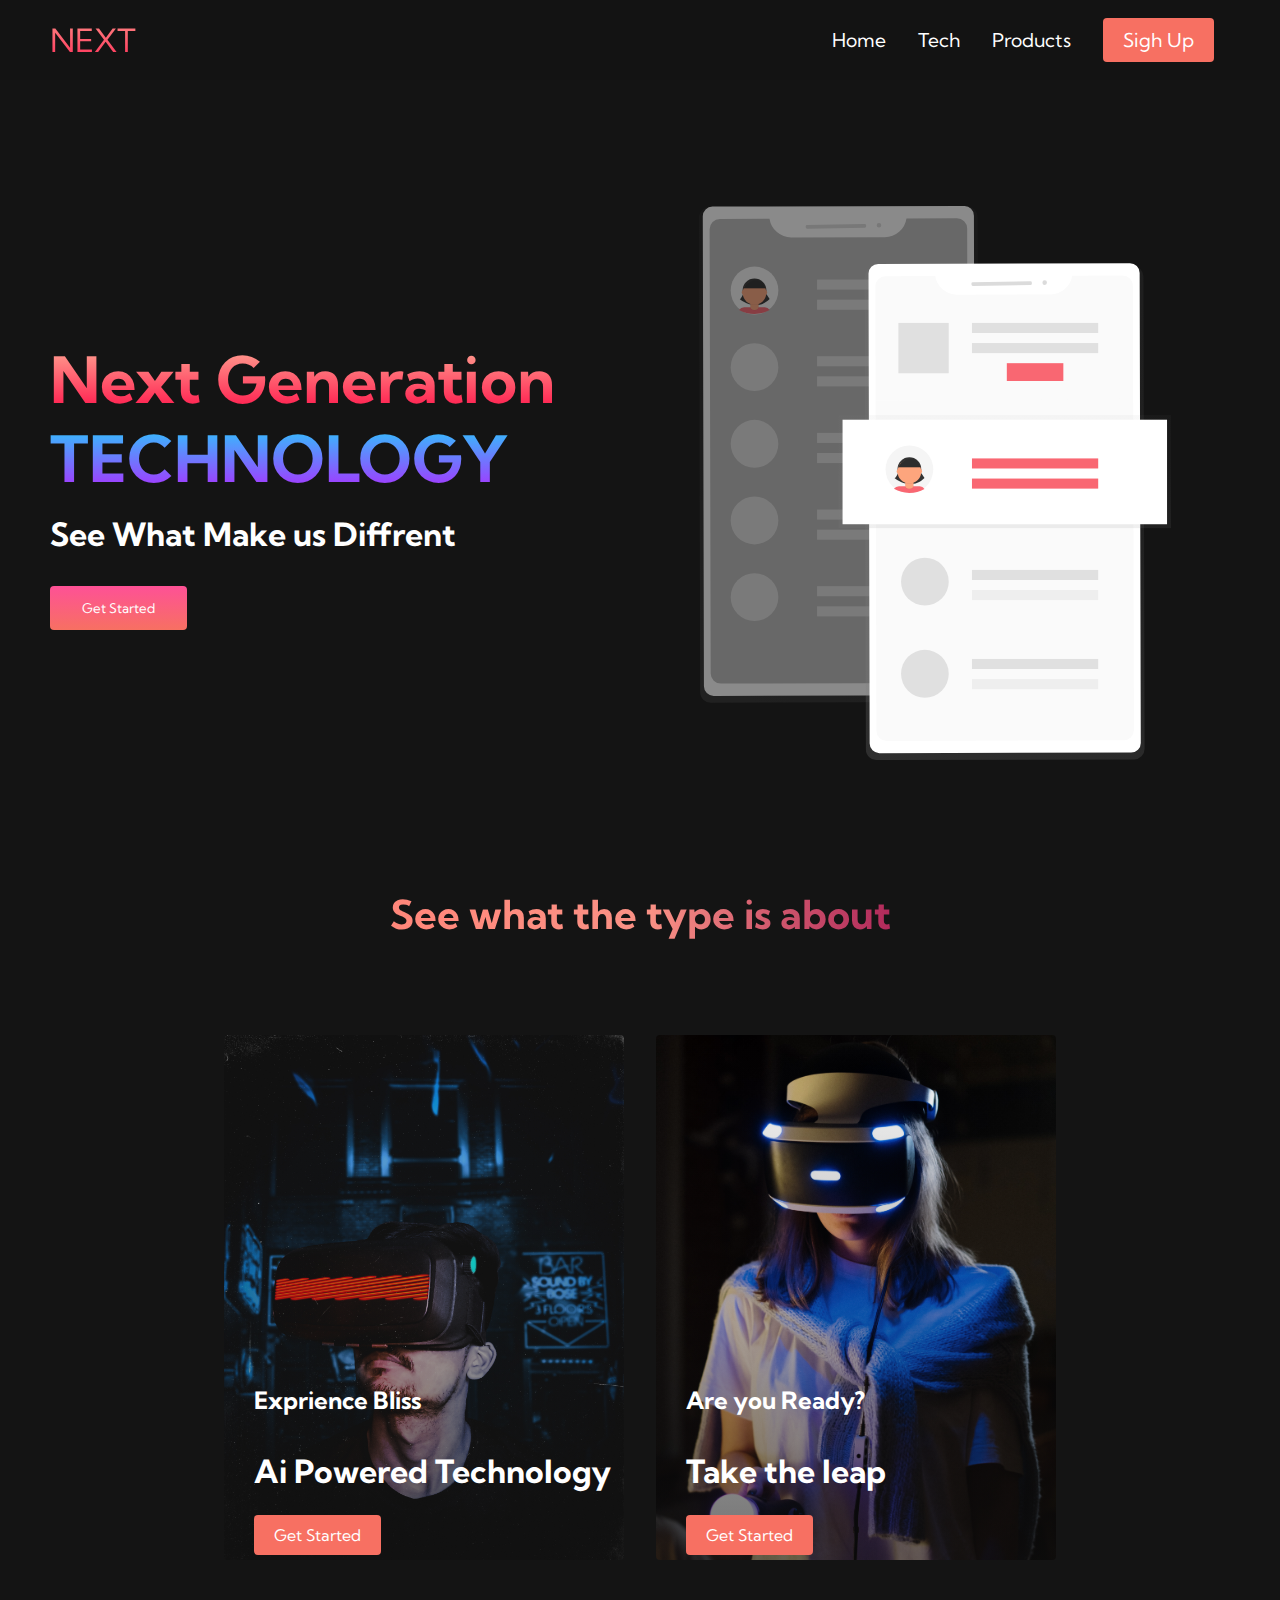
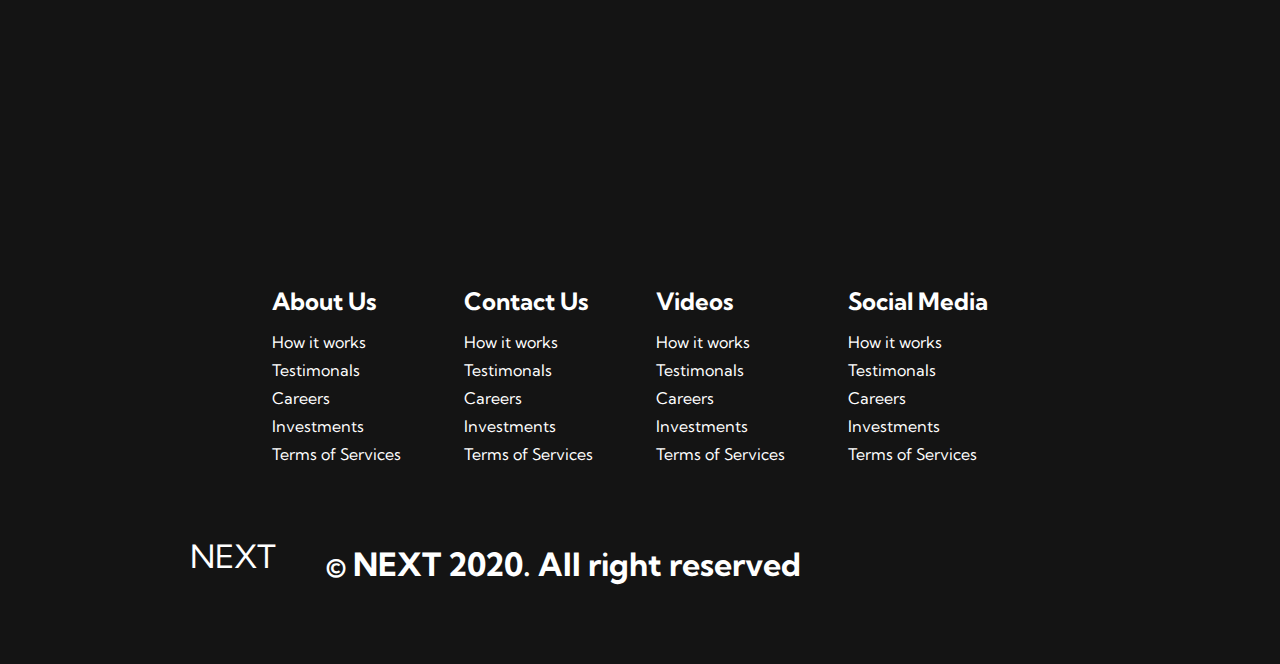
<file: index.html>
<!DOCTYPE html>
<html lang="en">
  <head>
    <link rel="stylesheet" href="./styles.css" />
    <link rel="preconnect" href="https://fonts.googleapis.com" />
    <link rel="preconnect" href="https://fonts.gstatic.com" crossorigin />
    <link
      href="https://fonts.googleapis.com/css2?family=Kumbh+Sans:wght@200;300&display=swap"
      rel="stylesheet"
    />
    <link
      rel="stylesheet"
      href="https://pro.fontawesome.com/releases/v5.10.0/css/all.css"
      integrity="sha384-AYmEC3Yw5cVb3ZcuHtOA93w35dYTsvhLPVnYs9eStHfGJvOvKxVfELGroGkvsg+p"
      crossorigin="anonymous"
    />
    <meta charset="UTF-8" />
    <meta http-equiv="X-UA-Compatible" content="IE=edge" />
    <meta name="viewport" content="width=device-width, initial-scale=1.0" />
    <title>Document</title>
  </head>
  <body>
    <!--Navbar Section-->
    <nav class="navbar">
      <div class="navbar__container">
        <a href="/" id="navbar__logo"><i class="fa fa-gem"></i> NEXT</a>
        <div class="navbar__toggle" id="mobile-menu">
          <span class="bar"></span>
          <span class="bar"></span>
          <span class="bar"></span>
        </div>
        <ul class="navbar__menu">
          <li class="navbar__item">
            <a href="/" class="navbar__links">Home</a>
          </li>
          <li class="navbar__item">
            <a href="tech.html" class="navbar__links">Tech</a>
          </li>
          <li class="navbar__item">
            <a href="/" class="navbar__links">Products</a>
          </li>
          <li class="navbar__btn">
            <a href="/" class="button">Sigh Up</a>
          </li>
        </ul>
      </div>
    </nav>
    <!--Hero Section -->
    <div class="main">
      <div class="main__container">
        <div class="main__content">
          <h1>Next Generation</h1>
          <h2>TECHNOLOGY</h2>
          <p>See What Make us Diffrent</p>

          <button class="main__btn"><a href="">Get Started</a></button>
        </div>

        <div class="main__img--container">
          <img src="/images/pic1.svg" alt="" alt="pic" id="main__img" />
        </div>
      </div>
    </div>
    <!--Services Section -->
    <div class="services">
      <h1>See what the type is about</h1>
      <div class="services__container">
        <div class="services__card">
          <h2>Exprience Bliss</h2>
          <p>Ai Powered Technology</p>
          <button>Get Started</button>
        </div>
        <div class="services__card">
          <h2>Are you Ready?</h2>
          <p>Take the leap</p>
          <button>Get Started</button>
        </div>
      </div>
    </div>
    <!--Footer Section -->
    <div class="footer__container">
      <div class="footer__links">
        <div class="footer__link--wrapper">
          <div class="footer__link--items">
            <h2>About Us</h2>
            <a href="/">How it works</a>
            <a href="/">Testimonals</a>
            <a href="/">Careers</a>
            <a href="/">Investments</a>
            <a href="/">Terms of Services</a>
          </div>
        </div>
        <div class="footer__link--items">
          <h2>Contact Us</h2>
          <a href="/">How it works</a>
          <a href="/">Testimonals</a>
          <a href="/">Careers</a>
          <a href="/">Investments</a>
          <a href="/">Terms of Services</a>
        </div>
        <div class="footer__link--items">
          <h2>Videos</h2>
          <a href="/">How it works</a>
          <a href="/">Testimonals</a>
          <a href="/">Careers</a>
          <a href="/">Investments</a>
          <a href="/">Terms of Services</a>
        </div>
        <div class="footer__link--items">
          <h2>Social Media</h2>
          <a href="/">How it works</a>
          <a href="/">Testimonals</a>
          <a href="/">Careers</a>
          <a href="/">Investments</a>
          <a href="/">Terms of Services</a>
        </div>
      </div>
      <div class="social__media">
        <div class="social__media--wrap">
          <div class="footer__logo">
            <a href="/" id="footer__logo"><i class="fa fa-gem"></i>NEXT</a>
          </div>
          <p class="website__rights">© NEXT 2020. All right reserved</p>
          <div class="social__icons">
            <a href="" class="social__icon--link"
              ><i class="fab fa-facebook"></i
            ></a>
            <a href="" class="social__icon--link"
              ><i class="fab fa-instagram"></i
            ></a>
            <a href="" class="social__icon--link"
              ><i class="fab fa-twitter"></i
            ></a>
            <a href="" class="social__icon--link"
              ><i class="fab fa-linkedin"></i
            ></a>
            <a href="" class="social__icon--link"
              ><i class="fab fa-youtube"></i
            ></a>
          </div>
        </div>
      </div>
    </div>

    <script src="./app.js"></script>
  </body>
</html>
</file>
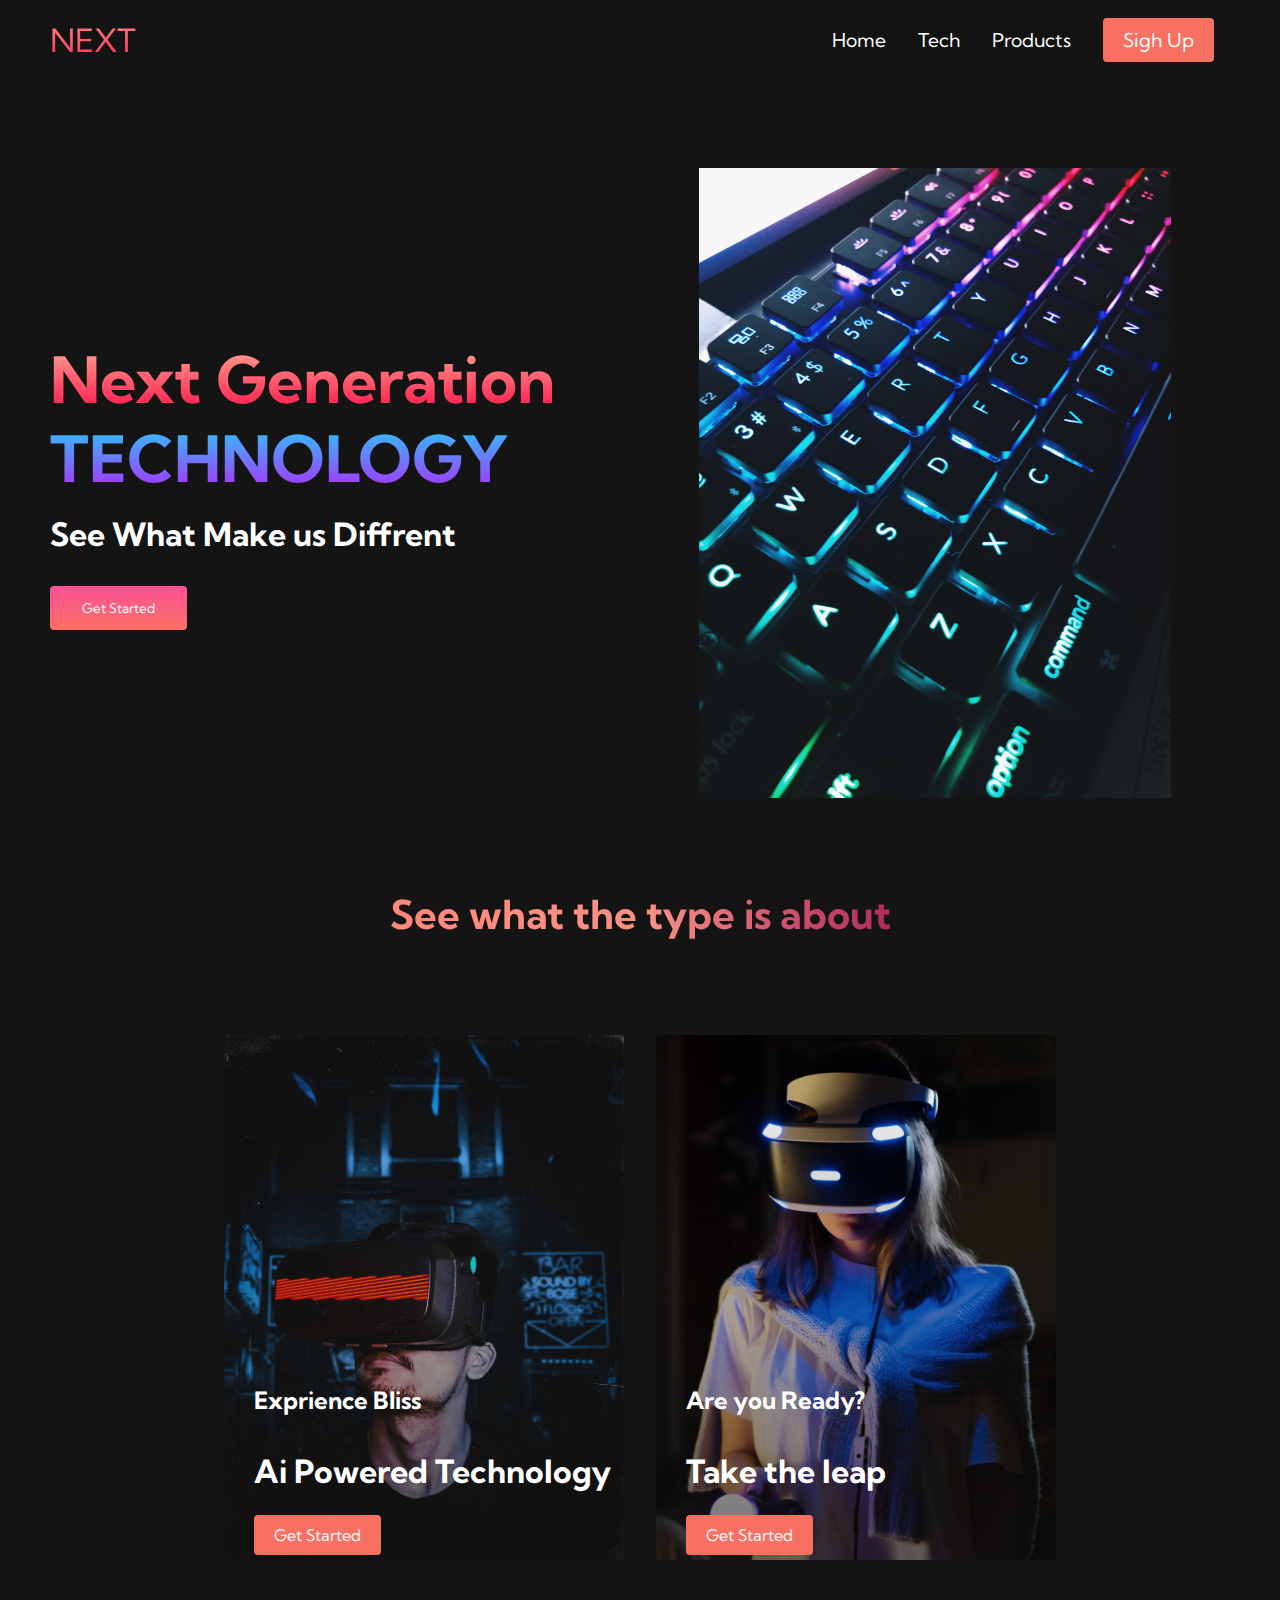
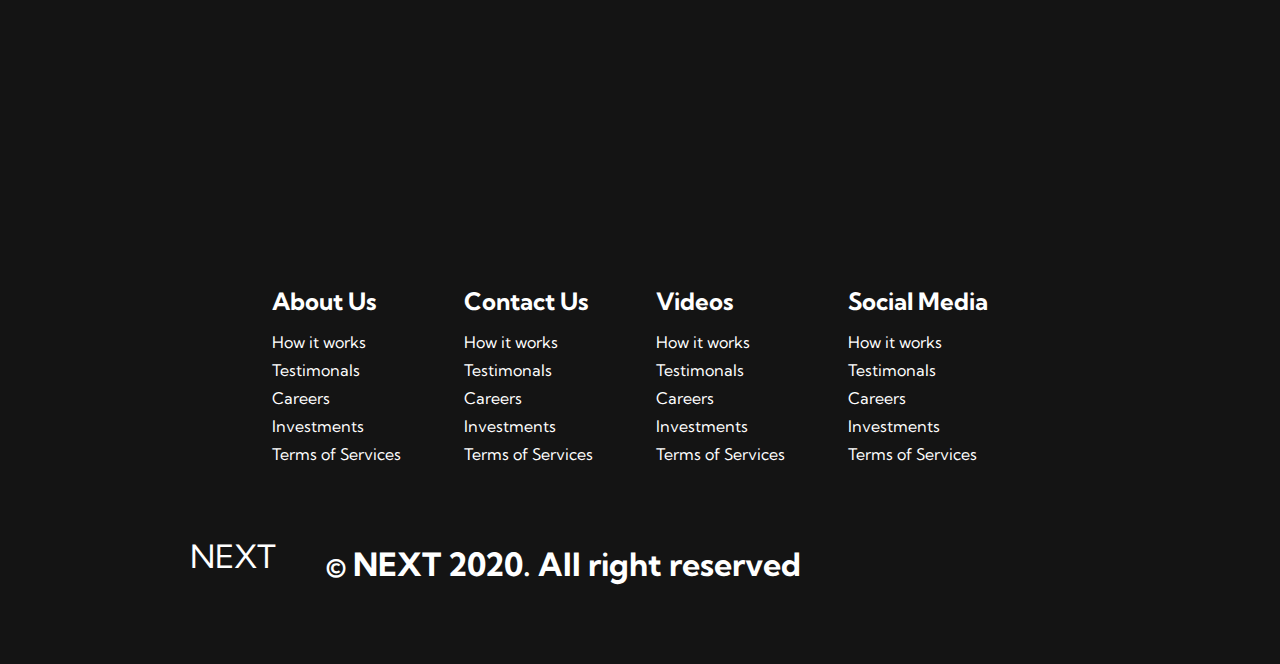
<file: tech.html>
<!DOCTYPE html>
<html lang="en">
  <head>
    <link rel="stylesheet" href="./styles.css" />
    <link rel="preconnect" href="https://fonts.googleapis.com" />
    <link rel="preconnect" href="https://fonts.gstatic.com" crossorigin />
    <link
      href="https://fonts.googleapis.com/css2?family=Kumbh+Sans:wght@200;300&display=swap"
      rel="stylesheet"
    />
    <link
      rel="stylesheet"
      href="https://pro.fontawesome.com/releases/v5.10.0/css/all.css"
      integrity="sha384-AYmEC3Yw5cVb3ZcuHtOA93w35dYTsvhLPVnYs9eStHfGJvOvKxVfELGroGkvsg+p"
      crossorigin="anonymous"
    />
    <meta charset="UTF-8" />
    <meta http-equiv="X-UA-Compatible" content="IE=edge" />
    <meta name="viewport" content="width=device-width, initial-scale=1.0" />
    <title>Document</title>
  </head>
  <body>
    <!--Navbar Section-->
    <nav class="navbar">
      <div class="navbar__container">
        <a href="/" id="navbar__logo"><i class="fa fa-gem"></i> NEXT</a>
        <div class="navbar__toggle" id="mobile-menu">
          <span class="bar"></span>
          <span class="bar"></span>
          <span class="bar"></span>
        </div>
        <ul class="navbar__menu">
          <li class="navbar__item">
            <a href="index.html" class="navbar__links">Home</a>
          </li>
          <li class="navbar__item">
            <a href="tech.html" class="navbar__links">Tech</a>
          </li>
          <li class="navbar__item">
            <a href="/" class="navbar__links">Products</a>
          </li>
          <li class="navbar__btn">
            <a href="/" class="button">Sigh Up</a>
          </li>
        </ul>
      </div>
    </nav>
    <!--Hero Section -->
    <div class="main">
      <div class="main__container">
        <div class="main__content">
          <h1>Next Generation</h1>
          <h2>TECHNOLOGY</h2>
          <p>See What Make us Diffrent</p>

          <button class="main__btn"><a href="">Get Started</a></button>
        </div>

        <div class="main__img--container">
          <img src="/images/pic2.jpg" alt="" alt="pic" id="main__img" />
        </div>
      </div>
    </div>
    <!--Services Section -->
    <div class="services">
      <h1>See what the type is about</h1>
      <div class="services__container">
        <div class="services__card">
          <h2>Exprience Bliss</h2>
          <p>Ai Powered Technology</p>
          <button>Get Started</button>
        </div>
        <div class="services__card">
          <h2>Are you Ready?</h2>
          <p>Take the leap</p>
          <button>Get Started</button>
        </div>
      </div>
    </div>
    <!--Footer Section -->
    <div class="footer__container">
      <div class="footer__links">
        <div class="footer__link--wrapper">
          <div class="footer__link--items">
            <h2>About Us</h2>
            <a href="/">How it works</a>
            <a href="/">Testimonals</a>
            <a href="/">Careers</a>
            <a href="/">Investments</a>
            <a href="/">Terms of Services</a>
          </div>
        </div>
        <div class="footer__link--items">
          <h2>Contact Us</h2>
          <a href="/">How it works</a>
          <a href="/">Testimonals</a>
          <a href="/">Careers</a>
          <a href="/">Investments</a>
          <a href="/">Terms of Services</a>
        </div>
        <div class="footer__link--items">
          <h2>Videos</h2>
          <a href="/">How it works</a>
          <a href="/">Testimonals</a>
          <a href="/">Careers</a>
          <a href="/">Investments</a>
          <a href="/">Terms of Services</a>
        </div>
        <div class="footer__link--items">
          <h2>Social Media</h2>
          <a href="/">How it works</a>
          <a href="/">Testimonals</a>
          <a href="/">Careers</a>
          <a href="/">Investments</a>
          <a href="/">Terms of Services</a>
        </div>
      </div>
      <div class="social__media">
        <div class="social__media--wrap">
          <div class="footer__logo">
            <a href="/" id="footer__logo"><i class="fa fa-gem"></i>NEXT</a>
          </div>
          <p class="website__rights">© NEXT 2020. All right reserved</p>
          <div class="social__icons">
            <a href="" class="social__icon--link"
              ><i class="fab fa-facebook"></i
            ></a>
            <a href="" class="social__icon--link"
              ><i class="fab fa-instagram"></i
            ></a>
            <a href="" class="social__icon--link"
              ><i class="fab fa-twitter"></i
            ></a>
            <a href="" class="social__icon--link"
              ><i class="fab fa-linkedin"></i
            ></a>
            <a href="" class="social__icon--link"
              ><i class="fab fa-youtube"></i
            ></a>
          </div>
        </div>
      </div>
    </div>

    <script src="./app.js"></script>
  </body>
</html>
</file>
<file: styles.css>
* {
  box-sizing: border-box;
  margin: 0;
  padding: 0;
  font-family: "Kumbh Sans", sans-serif;
}
.navbar {
  background-color: #131313;
  height: 80px;
  display: flex;
  justify-content: center;
  align-items: center;
  font-size: 1.2rem;
  position: sticky;
  top: 0;
  z-index: 999;
}
.navbar__container {
  display: flex;
  justify-content: space-between;
  height: 80px;
  z-index: 1;
  width: 100%;
  max-width: 1300px;
  margin: 0 auto;
  padding: 0 50px;
}
#navbar__logo {
  background-color: #ff8177;
  background-image: linear-gradient(to top, #ff0844 0%, #ffb199 100%);
  background-size: 100%;
  -webkit-background-clip: text;
  -moz-background-clip: text;
  -webkit-text-fill-color: transparent;
  -moz-text-fill-color: transparent;
  display: flex;
  align-items: center;
  cursor: pointer;
  text-decoration: none;
  font-size: 2rem;
}
.fa-gem {
  margin-right: O.5rem;
}
.navbar__menu {
  display: flex;
  align-items: center;
  list-style: none;
  text-align: center;
}
.navbar__item {
  height: 80px;
}
.navbar__links {
  display: flex;
  justify-content: center;
  align-items: center;
  padding: 0rem 1rem;
  height: 100%;
  color: #fff;
  text-decoration: none;
}
.navbar__btn {
  display: flex;
  justify-content: center;
  align-items: center;
  padding: 0rem 1rem;
  width: 100%;
  color: #fff;
  text-decoration: none;
}
.button {
  display: flex;
  justify-content: center;
  align-items: center;
  text-decoration: none;
  padding: 10px 20px;
  height: 100%;
  width: 100%;
  border: none;
  outline: none;
  border-radius: 4px;
  background: #f77062;
  color: #fff;
}
.button:hover {
  background-color: #4837ff;
  transition: all 0.3s ease;
}
.navbar__links:hover {
  color: #f77062;
  transition: all 0.3s ease;
}
@media screen and (max-width: 960px) {
  .navbar__container {
    display: flex;
    justify-content: space-between;
    height: 80px;
    z-index: 1;
    width: 100%;
    max-width: 1300px;
    padding: 0;
  }
  .navbar__menu {
    display: grid;
    grid-template-columns: auto;
    margin: 0;
    width: 100%;
    position: absolute;
    top: -1000px;
    opacity: 0;
    transition: all 0.5s ease;
    height: 50vh;
    z-index: -1;
  }
  .navbar__menu.active {
    background-color: #131313;
    top: 100%;
    opacity: 1;
    transition: all 0.5s ease;
    z-index: 99;
    height: 50vh;
    font-size: 1.6rem;
  }
  #navbar__logo {
    padding-left: 25px;
    font-weight: bold;
  }
  .navbar__toggle .bar {
    width: 25px;
    height: 3px;
    margin: 5px auto;
    transition: all 0.3s ease-in-out;
    background: #fff;
  }
  .navbar__item {
    width: 100%;
  }
  .navbar__links {
    text-align: center;
    padding: 2rem;
    width: 100%;
    display: table;
  }
  #mobile-menu {
    position: absolute;
    top: 20%;
    right: 5%;
    transform: translate(5%, 20%);
  }
  .navbar__btn {
    padding-bottom: 2rem;
  }
  .button {
    display: flex;
    justify-content: center;
    align-items: center;
    width: 80%;
    height: 80px;
    margin: 0;
  }
  .navbar__toggle .bar {
    display: block;
    cursor: pointer;
  }
  #mobile-menu.is-active .bar:nth-child(2) {
    opacity: 0;
  }
  #mobile-menu.is-active .bar:nth-child(1) {
    transform: translateY(8px) rotate(45deg);
  }
  #mobile-menu.is-active .bar:nth-child(3) {
    transform: translateY(-8px) rotate(-45deg);
  }
}
/* Hero Section */
.main {
  background-color: #141414;
}
.main__container {
  display: grid;
  grid-template-columns: 1fr 1fr;
  align-items: center;
  justify-self: center;
  margin: 0 auto;
  height: 90vh;
  background-color: #141414;
  z-index: 1;
  width: 100%;
  max-width: 1300px;
  padding: 0 50px;
}
.main__content h1 {
  font-size: 4rem;
  background-color: #ff8177;
  background-image: linear-gradient(to top, #ff0844 0%, #ffb199 100%);
  background-size: 100%;
  -webkit-background-clip: text;
  -moz-background-clip: text;
  -webkit-text-fill-color: transparent;
  -moz-text-fill-color: transparent;
}
.main__content h2 {
  font-size: 4rem;
  background-color: #ff8177;
  background-image: linear-gradient(to top, #b721ff 0%, #21d4fd 100%);
  background-size: 100%;
  -webkit-background-clip: text;
  -moz-background-clip: text;
  -webkit-text-fill-color: transparent;
  -moz-text-fill-color: transparent;
}
p {
  color: #fff;
  margin-top: 1rem;
  font-size: 2rem;
  font-weight: 700;
}
.main__btn {
  color: white;
  font-size: 1 rem;
  background-image: linear-gradient(to top, #f77062 0%, #fe5196 100%);
  padding: 14px 32px;
  border: none;
  border-radius: 4px;
  margin-top: 2rem;
  cursor: pointer;
  position: relative;
  transition: all 0.35s;
  outline: none;
}
.main__btn a {
  color: white;
  position: relative;
  z-index: 2;
  text-decoration: none;
}
.main__btn::after {
  position: absolute;
  content: "";
  top: 0;
  left: 0;
  width: 0;
  height: 100%;
  background: #4837ff;
  transition: all 0.35s;
  border-radius: 4px;
}
.main__btn:hover {
  color: #fff;
}
.main__btn:hover::after {
  width: 100%;
}
.main__img--container {
  text-align: center;
}
#main__img {
  height: 80%;
  width: 80%;
}
/* Mobile Responsive*/
@media screen and(max-width:768px) {
  .main__container {
    display: grid;
    grid-template-columns: auto;
    align-items: center;
    justify-self: center;
    width: 100%;
    margin: 0 auto;
    height: 90vh;
  }
  .main__content {
    text-align: center;
    margin-top: 4rem;
  }
  .main__content h1 {
    font-size: 2.5rem;
    margin-top: 2rem;
  }
  .main__content h2 {
    font-size: 3rem;
  }
  .main__content p {
    margin-top: 1rem;
    font-size: 1.5rem;
  }
}
@media screen and(max-width:480px) {
  .main__content h1 {
    font-size: 2rem;
    margin-top: 3rem;
  }
  .main__content h2 {
    font-size: 2rem;
  }
  .main__content p {
    margin-top: 2rem;
    font-size: 1.5rem;
  }
  .main__btn {
    padding: 12px 36px;
    margin: 2.5rem 0;
  }
}

/* Services Section CSS*/

.services {
  background: #141414;
  display: flex;
  flex-direction: column;
  align-items: center;
  height: 100vh;
}
.services h1 {
  background-color: #ff8177;
  background-image: linear-gradient(
    to right,
    #ff8177 0%,
    #ff867a 0%,
    #ff8c7f 21%,
    #f99185 52%,
    #cf556c 78%,
    #b12a5b 100%
  );
  background-size: 100%;
  margin-bottom: 5rem;
  font-size: 2.5rem;
  -webkit-background-clip: text;
  -moz-background-clip: text;
  -webkit-text-fill-color: transparent;
  -moz-text-fill-color: transparent;
}
.services__container {
  display: flex;
  justify-content: center;
  flex-wrap: wrap;
}
.services__card {
  margin: 1rem;
  height: 525px;
  width: 400px;
  border-radius: 4px;
  background-image: linear-gradient(
      to bottom,
      rgba(0, 0, 0, 0) 0%,
      rgba(17, 17, 17, 0.6) 100%
    ),
    url("/images/pic3.jpg");
  background-size: cover;
  position: relative;
  color: #fff;
}
.services__card:nth-child(2) {
  background-image: linear-gradient(
      to bottom,
      rgba(0, 0, 0, 0) 0%,
      rgba(17, 17, 17, 0.6) 100%
    ),
    url("/images/pic4.jpg");
}
.services h2 {
  position: absolute;
  top: 350px;
  left: 30px;
}
.services__card p {
  position: absolute;
  top: 400px;
  left: 30px;
}
.services__card button {
  color: #fff;
  padding: 10px 20px;
  border: none;
  outline: none;
  border-radius: 4px;
  background: #f77062;
  position: absolute;
  top: 480px;
  left: 30px;
  font-size: 1rem;
  cursor: pointer;
}
.services__card:hover {
  transform: scale(1.075);
  transition: 0.2s ease-in;
  cursor: pointer;
}
@media screen and(max-width:960px) {
  .services {
    height: 1600px;
  }
  .services h1 {
    font-size: 2rem;
    margin-top: 12rem;
  }
}
@media screen and(max-width:480px) {
  .services {
    height: 1400px;
  }
  .services h1 {
    font-size: 1.2rem;
  }
  .services__card {
    width: 300px;
  }
}
/* Footer Section CSS*/
.footer__container {
  background-color: #141414;
  padding: 5rem 0;
  display: flex;
  flex-direction: column;
  justify-content: center;
  align-items: center;
}
#footer__logo {
  color: #ffff;
  display: flex;
  align-items: center;
  cursor: pointer;
  text-decoration: none;
  font-size: 2rem;
}
.footer__links {
  width: 100%;
  max-width: 1000px;
  display: flex;
  justify-content: center;
}
.footer__link--wrapper {
  display: flex;
}
.footer__link--items {
  display: flex;
  flex-direction: column;
  align-items: flex-start;
  margin: 16px;
  text-align: left;
  width: 160px;
  box-sizing: border-box;
}
.footer__link--items h2 {
  margin-bottom: 16px;
}
.footer__link--items > h2 {
  color: #fff;
}
.footer__link--items a {
  color: #fff;
  text-decoration: none;
  margin-bottom: 0.5rem;
}
.footer__link--items a:hover {
  color: #e9e9e9;
  transition: 0.3s ease-out;
}
/*Social Icons*/
.social__icon--link {
  color: #fff;
  font-size: 24px;
}
.social__media {
  max-width: 1000px;
  width: 100%;
}
.social__media--wrap {
  display: flex;
  justify-content: space-between;
  align-items: center;
  width: 90%;
  max-width: 1000px;
  margin: 40px auto 0 auto;
}
.social__icons {
  display: flex;
  justify-content: space-between;
  align-items: center;
  width: 240px;
}
.social__logo {
  color: #fff;
  justify-self: flex-start;
  margin-left: 20px;
  cursor: pointer;
  text-decoration: none;
  font-size: 2rem;
  display: flex;
  align-items: center;
  margin-bottom: 16px;
}
.website__rights {
  color: #fff;
}
@media screen and(max-width:820px) {
  .footer__links {
    padding-top: 2rem;
  }
  #footer__logo {
    margin-bottom: 2rem;
  }
  .website__rights {
    margin-bottom: 2rem;
  }
  .footer__link--wrapper {
    flex-direction: column;
  }
  .social__media--wrap {
    flex-direction: column;
  }
}
@media screen and(max-width:480px) {
  .footer__link--items {
    margin: 0;
    padding: 10px;
    width: 100%;
  }
}
</file>
